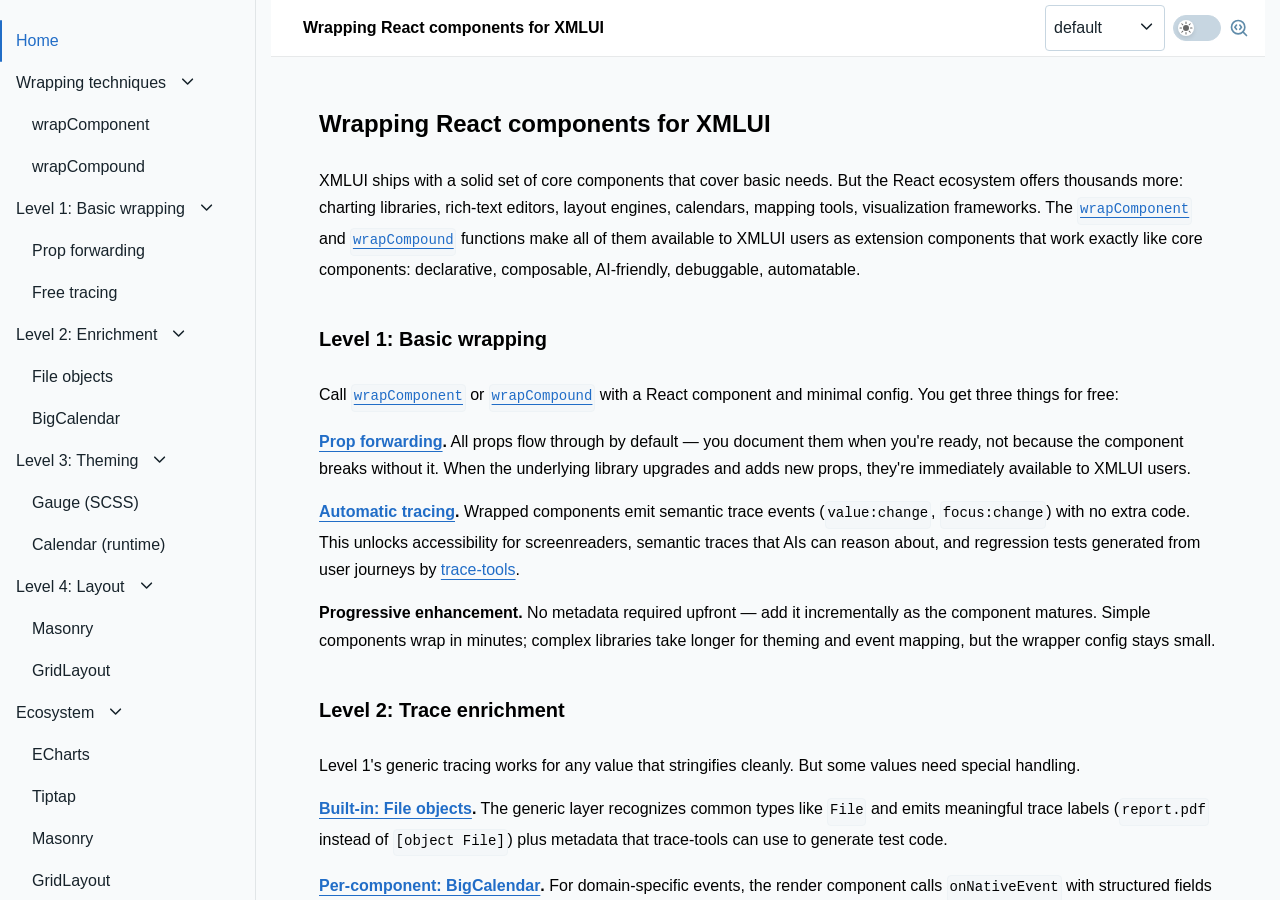
<file: index.html>
<!DOCTYPE html>
<html lang="en">
<head>
  <meta charset="UTF-8" />
  <meta name="viewport" content="width=device-width, initial-scale=1.0" />
  <title>Wrapping React components for XMLUI</title>
  <script src="xmlui/xmlui-standalone.umd.js"></script>
  <script src="xmlui/xmlui-slider.js"></script>
  <script src="xmlui/xmlui-calendar.js"></script>
  <script src="xmlui/xmlui-gauge.js"></script>
  <script src="xmlui/xmlui-echart.js"></script>
  <script src="xmlui/xmlui-tiptap-editor.js"></script>
  <script src="xmlui/xmlui-masonry.js"></script>
  <script src="xmlui/xmlui-grid-layout.js"></script>
  <link rel="stylesheet" href="xmlui/xmlui-grid-layout.css">
  <link rel="stylesheet" href="xmlui/xmlui-calendar.css">
  <link rel="stylesheet" href="xmlui/xmlui-gauge.css">
  <link rel="stylesheet" href="xmlui/xmlui-echart.css">
</head>
<body>
</body>
</html>
</file>
<file: xmlui/xmlui-grid-layout.css>
.react-grid-layout {
  position: relative;
  transition: height 200ms ease;
}
.react-grid-item {
  transition: all 200ms ease;
  transition-property: left, top, width, height;
}
.react-grid-item img {
  pointer-events: none;
  user-select: none;
}
.react-grid-item.cssTransforms {
  transition-property: transform, width, height;
}
.react-grid-item.resizing {
  transition: none;
  z-index: 1;
  will-change: width, height;
}

.react-grid-item.react-draggable-dragging {
  transition: none;
  z-index: 3;
  will-change: transform;
}

.react-grid-item.dropping {
  visibility: hidden;
}

.react-grid-item.react-grid-placeholder {
  background: red;
  opacity: 0.2;
  transition-duration: 100ms;
  z-index: 2;
  -webkit-user-select: none;
  -moz-user-select: none;
  -ms-user-select: none;
  -o-user-select: none;
  user-select: none;
}

.react-grid-item.react-grid-placeholder.placeholder-resizing {
  transition: none;
}

.react-grid-item > .react-resizable-handle {
  position: absolute;
  width: 20px;
  height: 20px;
}

.react-grid-item > .react-resizable-handle::after {
  content: "";
  position: absolute;
  right: 3px;
  bottom: 3px;
  width: 5px;
  height: 5px;
  border-right: 2px solid rgba(0, 0, 0, 0.4);
  border-bottom: 2px solid rgba(0, 0, 0, 0.4);
}

.react-resizable-hide > .react-resizable-handle {
  display: none;
}

.react-grid-item > .react-resizable-handle.react-resizable-handle-sw {
  bottom: 0;
  left: 0;
  cursor: sw-resize;
  transform: rotate(90deg);
}
.react-grid-item > .react-resizable-handle.react-resizable-handle-se {
  bottom: 0;
  right: 0;
  cursor: se-resize;
}
.react-grid-item > .react-resizable-handle.react-resizable-handle-nw {
  top: 0;
  left: 0;
  cursor: nw-resize;
  transform: rotate(180deg);
}
.react-grid-item > .react-resizable-handle.react-resizable-handle-ne {
  top: 0;
  right: 0;
  cursor: ne-resize;
  transform: rotate(270deg);
}
.react-grid-item > .react-resizable-handle.react-resizable-handle-w,
.react-grid-item > .react-resizable-handle.react-resizable-handle-e {
  top: 50%;
  margin-top: -10px;
  cursor: ew-resize;
}
.react-grid-item > .react-resizable-handle.react-resizable-handle-w {
  left: 0;
  transform: rotate(135deg);
}
.react-grid-item > .react-resizable-handle.react-resizable-handle-e {
  right: 0;
  transform: rotate(315deg);
}
.react-grid-item > .react-resizable-handle.react-resizable-handle-n,
.react-grid-item > .react-resizable-handle.react-resizable-handle-s {
  left: 50%;
  margin-left: -10px;
  cursor: ns-resize;
}
.react-grid-item > .react-resizable-handle.react-resizable-handle-n {
  top: 0;
  transform: rotate(225deg);
}
.react-grid-item > .react-resizable-handle.react-resizable-handle-s {
  bottom: 0;
  transform: rotate(45deg);
}
.react-resizable {
  position: relative;
}
.react-resizable-handle {
  position: absolute;
  width: 20px;
  height: 20px;
  background-repeat: no-repeat;
  background-origin: content-box;
  box-sizing: border-box;
  background-image: url('[data-uri]');
  background-position: bottom right;
  padding: 0 3px 3px 0;
}
.react-resizable-handle-sw {
  bottom: 0;
  left: 0;
  cursor: sw-resize;
  transform: rotate(90deg);
}
.react-resizable-handle-se {
  bottom: 0;
  right: 0;
  cursor: se-resize;
}
.react-resizable-handle-nw {
  top: 0;
  left: 0;
  cursor: nw-resize;
  transform: rotate(180deg);
}
.react-resizable-handle-ne {
  top: 0;
  right: 0;
  cursor: ne-resize;
  transform: rotate(270deg);
}
.react-resizable-handle-w,
.react-resizable-handle-e {
  top: 50%;
  margin-top: -10px;
  cursor: ew-resize;
}
.react-resizable-handle-w {
  left: 0;
  transform: rotate(135deg);
}
.react-resizable-handle-e {
  right: 0;
  transform: rotate(315deg);
}
.react-resizable-handle-n,
.react-resizable-handle-s {
  left: 50%;
  margin-left: -10px;
  cursor: ns-resize;
}
.react-resizable-handle-n {
  top: 0;
  transform: rotate(225deg);
}
.react-resizable-handle-s {
  bottom: 0;
  transform: rotate(45deg);
}
</file>
<file: xmlui/xmlui-calendar.css>
@charset "UTF-8";@layer components{._calendarContainer_1yqle_14{width:100%;max-width:100%}}.rbc-btn{color:inherit;font:inherit;margin:0}button.rbc-btn{overflow:visible;text-transform:none;-webkit-appearance:button;-moz-appearance:button;appearance:button;cursor:pointer}button[disabled].rbc-btn{cursor:not-allowed}button.rbc-input::-moz-focus-inner{border:0;padding:0}.rbc-calendar{-webkit-box-sizing:border-box;box-sizing:border-box;height:100%;display:-webkit-box;display:-ms-flexbox;display:flex;-webkit-box-orient:vertical;-webkit-box-direction:normal;-ms-flex-direction:column;flex-direction:column;-webkit-box-align:stretch;-ms-flex-align:stretch;align-items:stretch}.rbc-m-b-negative-3{margin-bottom:-3px}.rbc-h-full{height:100%}.rbc-calendar *,.rbc-calendar *:before,.rbc-calendar *:after{-webkit-box-sizing:inherit;box-sizing:inherit}.rbc-abs-full,.rbc-row-bg{overflow:hidden;position:absolute;inset:0}.rbc-ellipsis,.rbc-show-more,.rbc-row-segment .rbc-event-content,.rbc-event-label{display:block;overflow:hidden;text-overflow:ellipsis;white-space:nowrap}.rbc-rtl{direction:rtl}.rbc-off-range{color:#999}.rbc-off-range-bg{background:#e6e6e6}.rbc-header{overflow:hidden;-webkit-box-flex:1;-ms-flex:1 0 0%;flex:1 0 0%;text-overflow:ellipsis;white-space:nowrap;padding:0 3px;text-align:center;vertical-align:middle;font-weight:700;font-size:90%;min-height:0;border-bottom:1px solid #ddd}.rbc-header+.rbc-header{border-left:1px solid #ddd}.rbc-rtl .rbc-header+.rbc-header{border-left-width:0;border-right:1px solid #ddd}.rbc-header>a,.rbc-header>a:active,.rbc-header>a:visited{color:inherit;text-decoration:none}.rbc-button-link{color:inherit;background:none;margin:0;padding:0;border:none;cursor:pointer;-webkit-user-select:text;-moz-user-select:text;-ms-user-select:text;user-select:text}.rbc-row-content{position:relative;-moz-user-select:none;-ms-user-select:none;user-select:none;-webkit-user-select:none;z-index:4}.rbc-row-content-scrollable{display:-webkit-box;display:-ms-flexbox;display:flex;-webkit-box-orient:vertical;-webkit-box-direction:normal;-ms-flex-direction:column;flex-direction:column;height:100%}.rbc-row-content-scrollable .rbc-row-content-scroll-container{height:100%;overflow-y:scroll;-ms-overflow-style:none;scrollbar-width:none}.rbc-row-content-scrollable .rbc-row-content-scroll-container::-webkit-scrollbar{display:none}.rbc-today{background-color:#eaf6ff}.rbc-toolbar{display:-webkit-box;display:-ms-flexbox;display:flex;-ms-flex-wrap:wrap;flex-wrap:wrap;-webkit-box-pack:center;-ms-flex-pack:center;justify-content:center;-webkit-box-align:center;-ms-flex-align:center;align-items:center;margin-bottom:10px;font-size:16px}.rbc-toolbar .rbc-toolbar-label{-webkit-box-flex:1;-ms-flex-positive:1;flex-grow:1;padding:0 10px;text-align:center}.rbc-toolbar button{color:#373a3c;display:inline-block;margin:0;text-align:center;vertical-align:middle;background:none;background-image:none;border:1px solid #ccc;padding:.375rem 1rem;border-radius:4px;line-height:normal;white-space:nowrap}.rbc-toolbar button:active,.rbc-toolbar button.rbc-active{background-image:none;-webkit-box-shadow:inset 0 3px 5px rgba(0,0,0,.125);box-shadow:inset 0 3px 5px #00000020;background-color:#e6e6e6;border-color:#adadad}.rbc-toolbar button:active:hover,.rbc-toolbar button:active:focus,.rbc-toolbar button.rbc-active:hover,.rbc-toolbar button.rbc-active:focus{color:#373a3c;background-color:#d4d4d4;border-color:#8c8c8c}.rbc-toolbar button:focus{color:#373a3c;background-color:#e6e6e6;border-color:#adadad}.rbc-toolbar button:hover{color:#373a3c;cursor:pointer;background-color:#e6e6e6;border-color:#adadad}.rbc-btn-group{display:inline-block;white-space:nowrap}.rbc-btn-group>button:first-child:not(:last-child){border-top-right-radius:0;border-bottom-right-radius:0}.rbc-btn-group>button:last-child:not(:first-child){border-top-left-radius:0;border-bottom-left-radius:0}.rbc-rtl .rbc-btn-group>button:first-child:not(:last-child){border-radius:0 4px 4px 0}.rbc-rtl .rbc-btn-group>button:last-child:not(:first-child){border-radius:4px 0 0 4px}.rbc-btn-group>button:not(:first-child):not(:last-child){border-radius:0}.rbc-btn-group button+button{margin-left:-1px}.rbc-rtl .rbc-btn-group button+button{margin-left:0;margin-right:-1px}.rbc-btn-group+.rbc-btn-group,.rbc-btn-group+button{margin-left:10px}@media(max-width:767px){.rbc-toolbar{-webkit-box-orient:vertical;-webkit-box-direction:normal;-ms-flex-direction:column;flex-direction:column}}.rbc-event,.rbc-day-slot .rbc-background-event{border:none;-webkit-box-sizing:border-box;box-sizing:border-box;-webkit-box-shadow:none;box-shadow:none;margin:0;padding:2px 5px;background-color:#3174ad;border-radius:5px;color:#fff;cursor:pointer;width:100%;text-align:left}.rbc-slot-selecting .rbc-event,.rbc-slot-selecting .rbc-day-slot .rbc-background-event,.rbc-day-slot .rbc-slot-selecting .rbc-background-event{cursor:inherit;pointer-events:none}.rbc-event.rbc-selected,.rbc-day-slot .rbc-selected.rbc-background-event{background-color:#265985}.rbc-event:focus,.rbc-day-slot .rbc-background-event:focus{outline:5px auto #3b99fc}.rbc-event-label{font-size:80%}.rbc-event-overlaps{-webkit-box-shadow:-1px 1px 5px 0px rgba(51,51,51,.5);box-shadow:-1px 1px 5px #33333380}.rbc-event-continues-prior{border-top-left-radius:0;border-bottom-left-radius:0}.rbc-event-continues-after{border-top-right-radius:0;border-bottom-right-radius:0}.rbc-event-continues-earlier{border-top-left-radius:0;border-top-right-radius:0}.rbc-event-continues-later{border-bottom-left-radius:0;border-bottom-right-radius:0}.rbc-row{display:-webkit-box;display:-ms-flexbox;display:flex;-webkit-box-orient:horizontal;-webkit-box-direction:normal;-ms-flex-direction:row;flex-direction:row}.rbc-row-segment{padding:0 1px 1px}.rbc-selected-cell{background-color:#0000001a}.rbc-show-more{background-color:#ffffff4d;z-index:4;font-weight:700;font-size:85%;height:auto;line-height:normal;color:#3174ad}.rbc-show-more:hover,.rbc-show-more:focus{color:#265985}.rbc-month-view{position:relative;border:1px solid #ddd;display:-webkit-box;display:-ms-flexbox;display:flex;-webkit-box-orient:vertical;-webkit-box-direction:normal;-ms-flex-direction:column;flex-direction:column;-webkit-box-flex:1;-ms-flex:1 0 0px;flex:1 0 0;width:100%;-moz-user-select:none;-ms-user-select:none;user-select:none;-webkit-user-select:none;height:100%}.rbc-month-header{display:-webkit-box;display:-ms-flexbox;display:flex;-webkit-box-orient:horizontal;-webkit-box-direction:normal;-ms-flex-direction:row;flex-direction:row}.rbc-month-row{display:-webkit-box;display:-ms-flexbox;display:flex;position:relative;-webkit-box-orient:vertical;-webkit-box-direction:normal;-ms-flex-direction:column;flex-direction:column;-webkit-box-flex:1;-ms-flex:1 0 0px;flex:1 0 0;-ms-flex-preferred-size:0px;flex-basis:0px;overflow:hidden;height:100%}.rbc-month-row+.rbc-month-row{border-top:1px solid #ddd}.rbc-date-cell{-webkit-box-flex:1;-ms-flex:1 1 0px;flex:1 1 0;min-width:0;padding-right:5px;text-align:right}.rbc-date-cell.rbc-now{font-weight:700}.rbc-date-cell>a,.rbc-date-cell>a:active,.rbc-date-cell>a:visited{color:inherit;text-decoration:none}.rbc-row-bg{display:-webkit-box;display:-ms-flexbox;display:flex;-webkit-box-orient:horizontal;-webkit-box-direction:normal;-ms-flex-direction:row;flex-direction:row;-webkit-box-flex:1;-ms-flex:1 0 0px;flex:1 0 0;overflow:hidden;right:1px}.rbc-day-bg{-webkit-box-flex:1;-ms-flex:1 0 0%;flex:1 0 0%}.rbc-day-bg+.rbc-day-bg{border-left:1px solid #ddd}.rbc-rtl .rbc-day-bg+.rbc-day-bg{border-left-width:0;border-right:1px solid #ddd}.rbc-overlay{position:absolute;z-index:5;border:1px solid #e5e5e5;background-color:#fff;-webkit-box-shadow:0 5px 15px rgba(0,0,0,.25);box-shadow:0 5px 15px #00000040;padding:10px}.rbc-overlay>*+*{margin-top:1px}.rbc-overlay-header{border-bottom:1px solid #e5e5e5;margin:-10px -10px 5px;padding:2px 10px}.rbc-agenda-view{display:-webkit-box;display:-ms-flexbox;display:flex;-webkit-box-orient:vertical;-webkit-box-direction:normal;-ms-flex-direction:column;flex-direction:column;-webkit-box-flex:1;-ms-flex:1 0 0px;flex:1 0 0;overflow:auto}.rbc-agenda-view table.rbc-agenda-table{width:100%;border:1px solid #ddd;border-spacing:0;border-collapse:collapse}.rbc-agenda-view table.rbc-agenda-table tbody>tr>td{padding:5px 10px;vertical-align:top}.rbc-agenda-view table.rbc-agenda-table .rbc-agenda-time-cell{padding-left:15px;padding-right:15px;text-transform:lowercase}.rbc-agenda-view table.rbc-agenda-table tbody>tr>td+td{border-left:1px solid #ddd}.rbc-rtl .rbc-agenda-view table.rbc-agenda-table tbody>tr>td+td{border-left-width:0;border-right:1px solid #ddd}.rbc-agenda-view table.rbc-agenda-table tbody>tr+tr{border-top:1px solid #ddd}.rbc-agenda-view table.rbc-agenda-table thead>tr>th{padding:3px 5px;text-align:left;border-bottom:1px solid #ddd}.rbc-rtl .rbc-agenda-view table.rbc-agenda-table thead>tr>th{text-align:right}.rbc-agenda-time-cell{text-transform:lowercase}.rbc-agenda-time-cell .rbc-continues-after:after{content:" »"}.rbc-agenda-time-cell .rbc-continues-prior:before{content:"« "}.rbc-agenda-date-cell,.rbc-agenda-time-cell{white-space:nowrap}.rbc-agenda-event-cell{width:100%}.rbc-time-column{display:-webkit-box;display:-ms-flexbox;display:flex;-webkit-box-orient:vertical;-webkit-box-direction:normal;-ms-flex-direction:column;flex-direction:column;min-height:100%}.rbc-time-column .rbc-timeslot-group{-webkit-box-flex:1;-ms-flex:1;flex:1}.rbc-timeslot-group{border-bottom:1px solid #ddd;min-height:40px;display:-webkit-box;display:-ms-flexbox;display:flex;-webkit-box-orient:vertical;-webkit-box-direction:normal;-ms-flex-flow:column nowrap;flex-flow:column nowrap}.rbc-time-gutter,.rbc-header-gutter{-webkit-box-flex:0;-ms-flex:none;flex:none}.rbc-label{padding:0 5px}.rbc-day-slot{position:relative}.rbc-day-slot .rbc-events-container{inset:0;position:absolute;margin-right:10px}.rbc-day-slot .rbc-events-container.rbc-rtl{left:10px;right:0}.rbc-day-slot .rbc-event,.rbc-day-slot .rbc-background-event{border:1px solid #265985;display:-webkit-box;display:-ms-flexbox;display:flex;max-height:100%;min-height:20px;-webkit-box-orient:vertical;-webkit-box-direction:normal;-ms-flex-flow:column wrap;flex-flow:column wrap;-webkit-box-align:start;-ms-flex-align:start;align-items:flex-start;overflow:hidden;position:absolute}.rbc-day-slot .rbc-background-event{opacity:.75}.rbc-day-slot .rbc-event-label{-webkit-box-flex:0;-ms-flex:none;flex:none;padding-right:5px;width:auto}.rbc-day-slot .rbc-event-content{width:100%;-webkit-box-flex:1;-ms-flex:1 1 0px;flex:1 1 0;word-wrap:break-word;line-height:1;height:100%;min-height:1em}.rbc-day-slot .rbc-time-slot{border-top:1px solid #f7f7f7}.rbc-time-view-resources .rbc-time-gutter,.rbc-time-view-resources .rbc-time-header-gutter{position:sticky;left:0;background-color:#fff;border-right:1px solid #ddd;z-index:10;margin-right:-1px}.rbc-time-view-resources .rbc-time-header{overflow:hidden}.rbc-time-view-resources .rbc-time-header-content{min-width:auto;-webkit-box-flex:1;-ms-flex:1 0 0px;flex:1 0 0;-ms-flex-preferred-size:0px;flex-basis:0px}.rbc-time-view-resources .rbc-time-header-cell-single-day{display:none}.rbc-time-view-resources .rbc-day-slot{min-width:140px}.rbc-time-view-resources .rbc-header,.rbc-time-view-resources .rbc-day-bg{width:140px;-webkit-box-flex:1;-ms-flex:1 1 0px;flex:1 1 0;-ms-flex-preferred-size:0 px;flex-basis:0 px}.rbc-time-header-content+.rbc-time-header-content{margin-left:-1px}.rbc-time-slot{-webkit-box-flex:1;-ms-flex:1 0 0px;flex:1 0 0}.rbc-time-slot.rbc-now{font-weight:700}.rbc-day-header{text-align:center}.rbc-slot-selection{z-index:10;position:absolute;background-color:#00000080;color:#fff;font-size:75%;width:100%;padding:3px}.rbc-slot-selecting{cursor:move}.rbc-time-view{display:-webkit-box;display:-ms-flexbox;display:flex;-webkit-box-orient:vertical;-webkit-box-direction:normal;-ms-flex-direction:column;flex-direction:column;-webkit-box-flex:1;-ms-flex:1;flex:1;width:100%;border:1px solid #ddd;min-height:0}.rbc-time-view .rbc-time-gutter{white-space:nowrap;text-align:right}.rbc-time-view .rbc-allday-cell{-webkit-box-sizing:content-box;box-sizing:content-box;width:100%;height:100%;position:relative}.rbc-time-view .rbc-allday-cell+.rbc-allday-cell{border-left:1px solid #ddd}.rbc-time-view .rbc-allday-events{position:relative;z-index:4}.rbc-time-view .rbc-row{-webkit-box-sizing:border-box;box-sizing:border-box;min-height:20px}.rbc-time-header{display:-webkit-box;display:-ms-flexbox;display:flex;-webkit-box-flex:0;-ms-flex:0 0 auto;flex:0 0 auto;-webkit-box-orient:horizontal;-webkit-box-direction:normal;-ms-flex-direction:row;flex-direction:row}.rbc-time-header.rbc-overflowing{border-right:1px solid #ddd}.rbc-rtl .rbc-time-header.rbc-overflowing{border-right-width:0;border-left:1px solid #ddd}.rbc-time-header>.rbc-row:first-child{border-bottom:1px solid #ddd}.rbc-time-header>.rbc-row.rbc-row-resource{border-bottom:1px solid #ddd}.rbc-time-header-cell-single-day{display:none}.rbc-time-header-content{-webkit-box-flex:1;-ms-flex:1;flex:1;display:-webkit-box;display:-ms-flexbox;display:flex;min-width:0;-webkit-box-orient:vertical;-webkit-box-direction:normal;-ms-flex-direction:column;flex-direction:column;border-left:1px solid #ddd}.rbc-rtl .rbc-time-header-content{border-left-width:0;border-right:1px solid #ddd}.rbc-time-header-content>.rbc-row.rbc-row-resource{border-bottom:1px solid #ddd;-ms-flex-negative:0;flex-shrink:0}.rbc-time-content{display:-webkit-box;display:-ms-flexbox;display:flex;-webkit-box-flex:1;-ms-flex:1 0 0%;flex:1 0 0%;-webkit-box-align:start;-ms-flex-align:start;align-items:flex-start;width:100%;border-top:2px solid #ddd;overflow-y:auto;position:relative}.rbc-time-content>.rbc-time-gutter{-webkit-box-flex:0;-ms-flex:none;flex:none}.rbc-time-content>*+*>*{border-left:1px solid #ddd}.rbc-rtl .rbc-time-content>*+*>*{border-left-width:0;border-right:1px solid #ddd}.rbc-time-content>.rbc-day-slot{width:100%;-moz-user-select:none;-ms-user-select:none;user-select:none;-webkit-user-select:none}.rbc-current-time-indicator{position:absolute;z-index:3;left:0;right:0;height:1px;background-color:#74ad31;pointer-events:none}.rbc-resource-grouping.rbc-time-header-content{display:-webkit-box;display:-ms-flexbox;display:flex;-webkit-box-orient:vertical;-webkit-box-direction:normal;-ms-flex-direction:column;flex-direction:column}.rbc-resource-grouping .rbc-row .rbc-header{width:141px}
</file>
